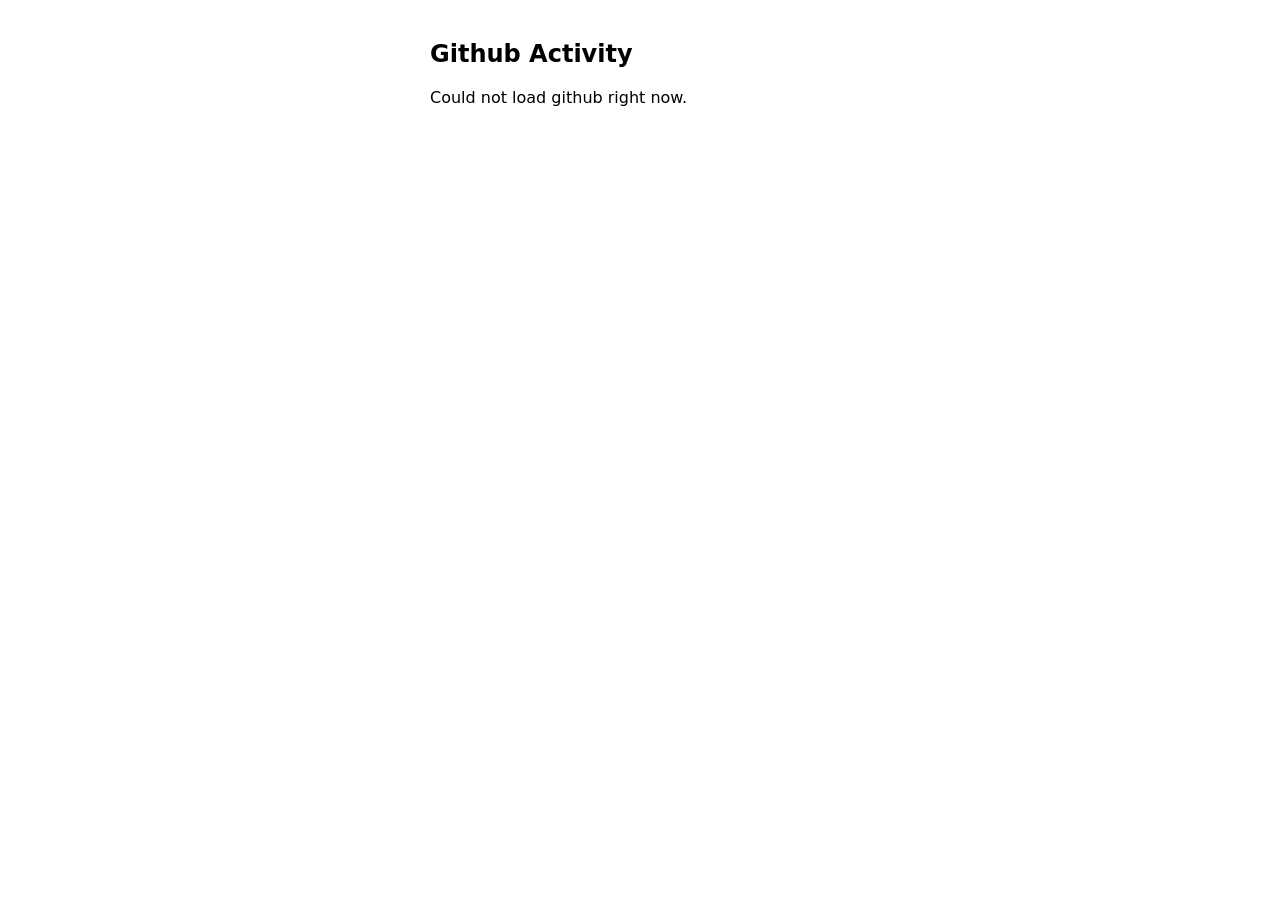
<file: API/index.html>
<!DOCTYPE html>
<html lang="en">

<head>
    <meta charset="UTF-8">
    <meta name="viewport" content="width=device-width, initial-scale=1.0">
    <title>GitHub Profile</title>
    <script src="app.js" defer></script>
    <link rel="stylesheet" href="styles.css"></link>
</head>

<body>
    <!-- <form id="profile-form" novalidate>
        <label for="userName">Enter GitHub username</label>
        <input id="userName" name="userName" type="text" autocomplete="off">
        <button type="submit">Submit</button>
        <span class="error-message" id="userName-error">Please enter a username.</span>
    </form>

    <p id="status"></p>
    <div id="profile"></div> -->


    <section id="github-activity">
        <h2>Github Activity</h2>
        <div id="githubCard">
            Loading Github Activity....
        </div>
    </section>












</body>

</html>
</file>
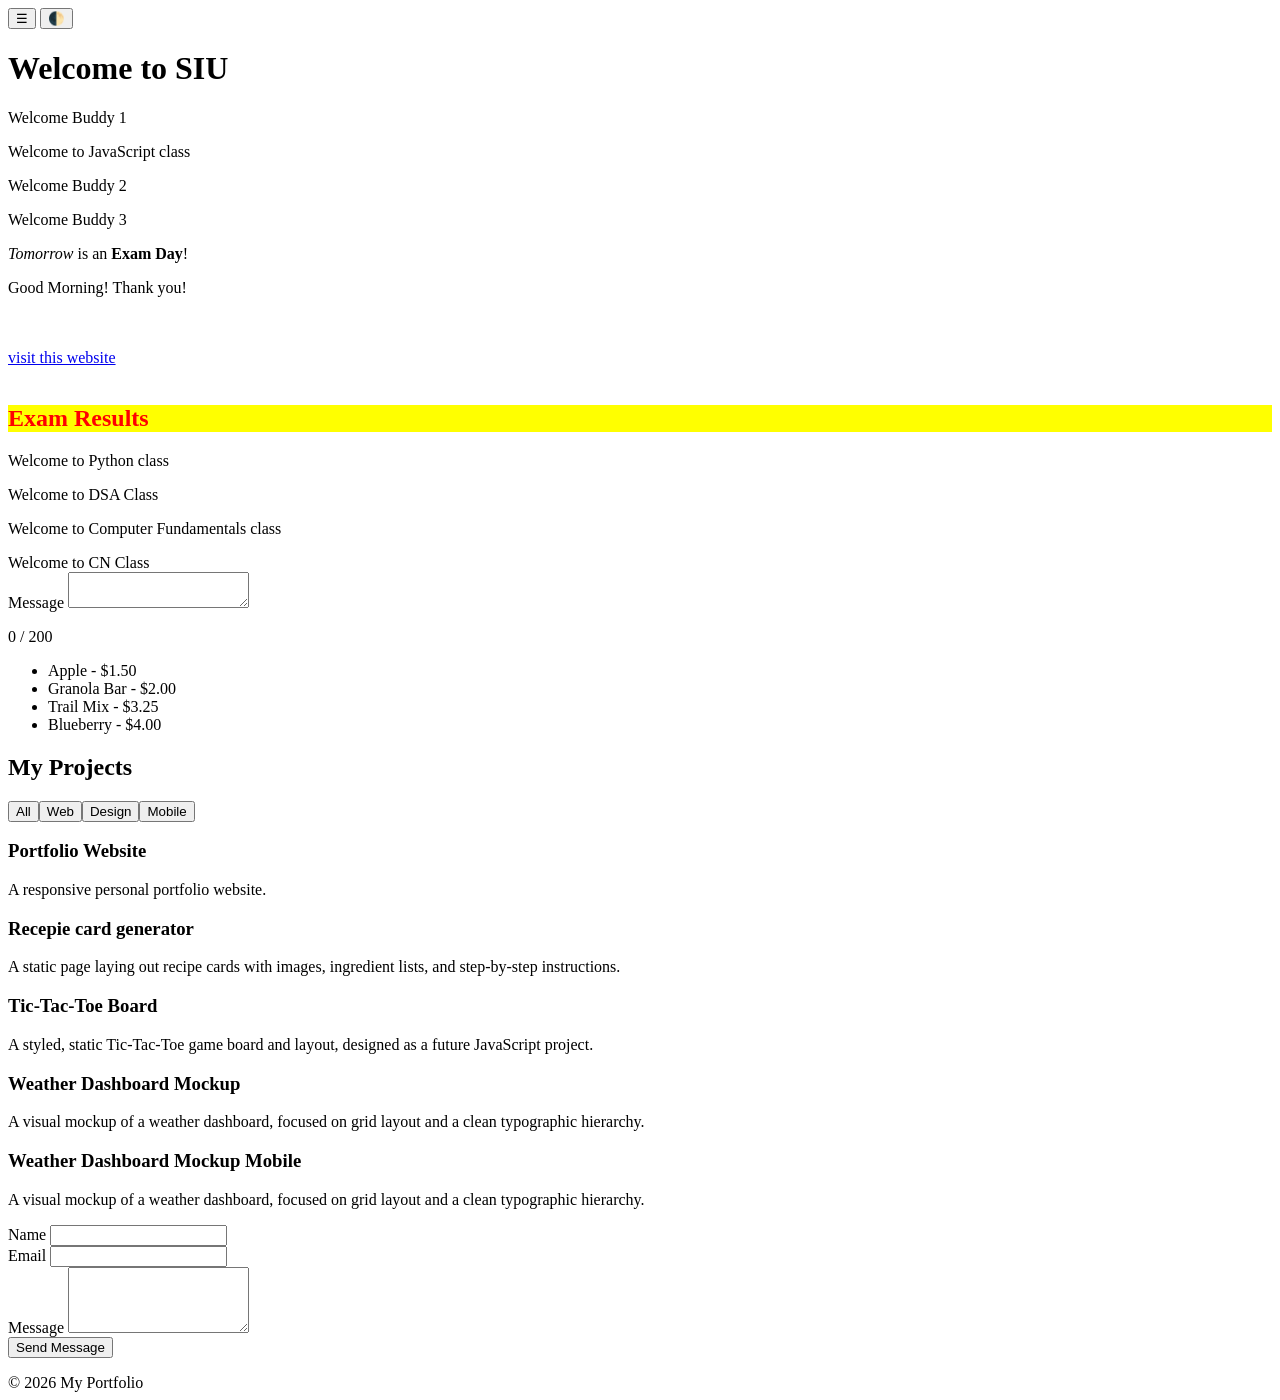
<file: dom-practise-1/index.html>
<!DOCTYPE html>
<html lang="en">

<head>
    <meta charset="UTF-8">
    <meta name="viewport" content="width=device-width, initial-scale=1.0">
    <title>Rishop Babu</title>
    <link rel="stylesheet" href="styles.css">
    <script src="app.js" defer></script>
</head>

<body>
    <button id="navToggle" aria-label="Toggle navigation menu">☰</button>
    <button id="darkAndLight" aria-label="Toggle light and dark mode">🌓</button>
    <nav class="siteNav">
        <a href="" target="_blank">Home</a>
        <a href="" target="_blank">About</a>
        <a href="" target="_blank">Projects</a>
        <a href="" target="_blank">Contact</a>
    </nav>
    <h1 id="title">College Website</h1>
    <p class="message">Welcome, students!</p>
    <p class="message">Welcome, students!</p>
    <p class="message">Welcome, students!</p>
    <p id="announcement"></p>
    <p id="greeting"></p>
    <br>
    <br>
    <a id="myLink" href="https://example.com" target="_blank">visit this website</a>
    <br>
    <br>
    <h2 id="result"> Exam Results </h2>

    <div id="box"></div>

    <label for="message">Message</label>
    <textarea id="message1" maxlength="200"></textarea>
    <p id="charCount">0 / 200</p>

    <ul id="snackList"></ul>


    <section class="projects-section">
        <h2>My Projects</h2>
        <div id="filterButton"></div>
        <div id="projectGrid"></div>
    </section>

    <form id="contact-form" novalidate>
        <div class="field">
            <label for="name">Name</label>
            <input type="text" id="name" name="name">
            <span class="error-message" id="name-error">Please enter your name.</span>
        </div>

        <div class="field">
            <label for="email">Email</label>
            <input type="email" id="email" name="email">
            <span class="error-message" id="email-error">Please enter a valid email.</span>
        </div>

        <div class="field">
            <label for="message">Message</label>
            <textarea id="message" name="message" rows="4"></textarea>
            <span class="error-message" id="message-error">Please enter a message.</span>
        </div>

        <button type="submit">Send Message</button>
        <p id="form-success" class="success-message"></p>
    </form>



    <footer>
        &copy; <span id="year">2022</span> My Portfolio
    </footer>
</body>

</html>
</file>
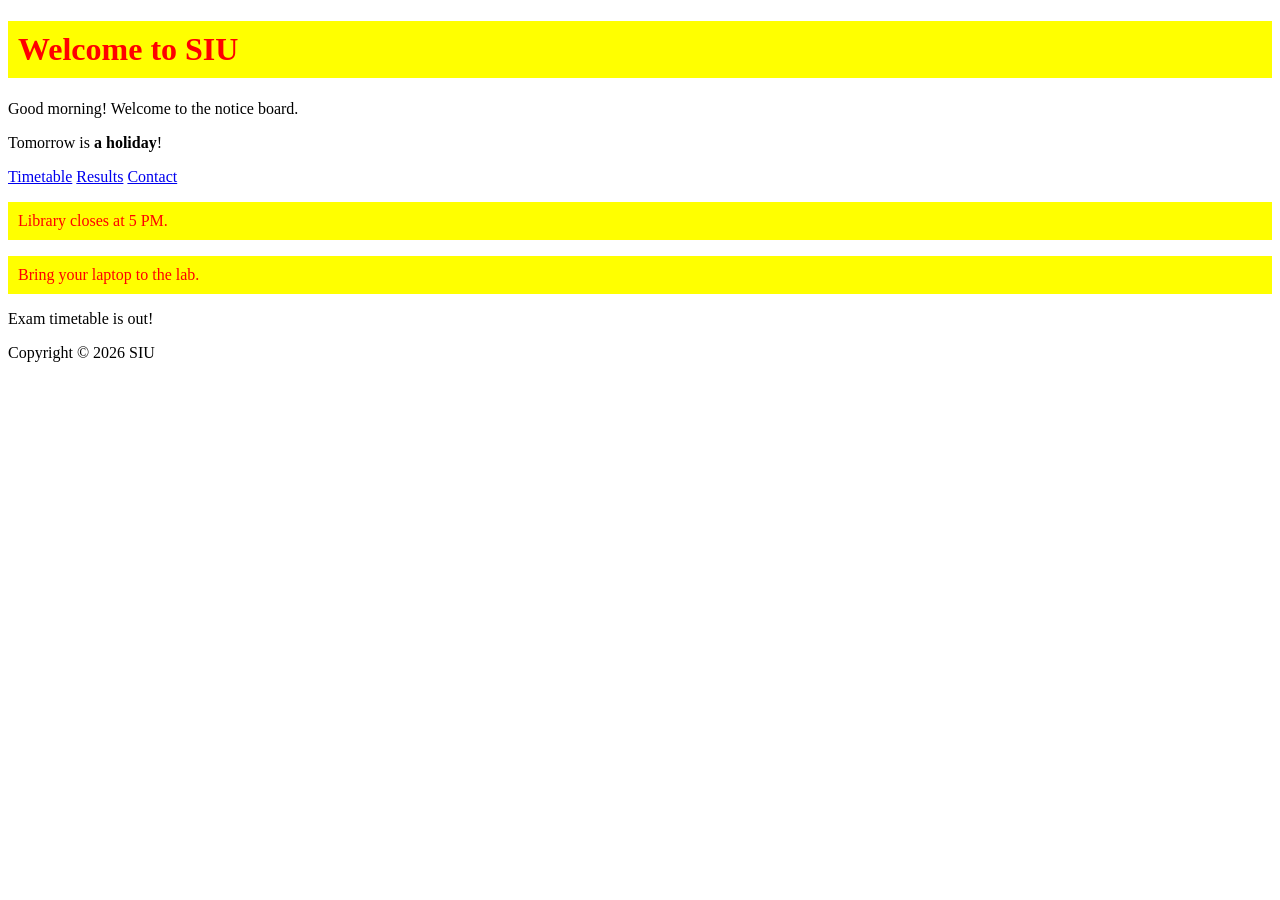
<file: dom-practise/index.html>
<!DOCTYPE html>
<html>
<head>
  <title>College Notice Board</title>
  <link rel="stylesheet" href="styles.css">
</head>
<body>
  <h1 id="title">Welcome to SIU</h1>
  <p id="greeting"></p>                       <!-- empty on purpose -->
  <p id="announcement"></p>                   <!-- empty on purpose -->

  <nav>
    <a id="myLink" href="#">Timetable</a>
    <a href="#">Results</a>
    <a href="#">Contact</a>
  </nav>

  <main>
    <p class="notice">Library closes at 5 PM.</p>
    <p class="notice">Bring your laptop to the lab.</p>
  </main>

  <footer>Copyright © <span id="year">2026</span> SIU</footer>

  <script src="app.js" defer></script>     <!-- just before </body> -->
</body>
</html>
</file>
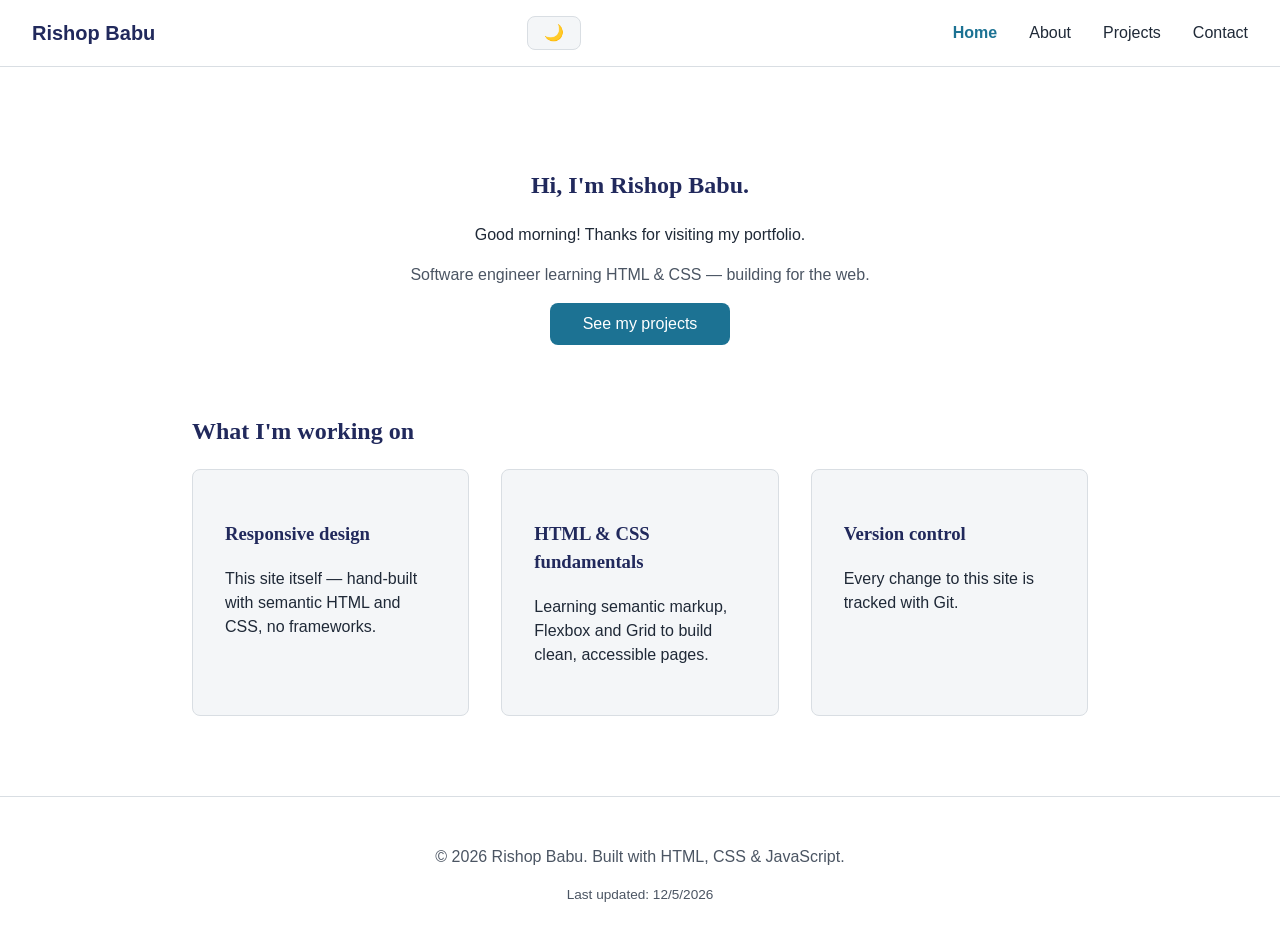
<file: my-portfolio/index.html>
<!DOCTYPE html>
<html lang="en">
<head>
  <meta charset="UTF-8" />
  <meta name="viewport" content="width=device-width, initial-scale=1.0" />
  <title>Rishop Babu | Portfolio</title>
  <link rel="stylesheet" href="css/style.css" />
  <script src="script.js" defer></script>
</head>
<body>
  <header class="site-header">
    <a href="index.html" class="site-header__brand">Rishop Babu</a>
    <div class="site-header__controls">
      <button class="site-header__theme-toggle" type="button" aria-pressed="false" aria-label="Switch to dark theme">🌙</button>
      <button class="site-header__nav-toggle" type="button" aria-expanded="false" aria-controls="primary-nav">
        Menu
      </button>
    </div>
    <nav class="site-header__nav" id="primary-nav">
      <ul class="site-header__nav-list">
        <li><a href="index.html" aria-current="page">Home</a></li>
        <li><a href="about.html">About</a></li>
        <li><a href="projects.html">Projects</a></li>
        <li><a href="contact.html">Contact</a></li>
      </ul>
    </nav>
  </header>

  <main id="main-content">
    <section class="hero">
      <h1>Hi, I'm Rishop Babu.</h1>
      <p id="greeting"></p>
      <p class="hero__tagline">Software engineer learning HTML &amp; CSS &mdash; building for the web.</p>
      <a href="projects.html" class="button button--primary">See my projects</a>
    </section>

    <section class="highlights">
      <h2>What I'm working on</h2>
      <div class="highlights__grid">
        <article class="card">
          <h3>Responsive design</h3>
          <p>This site itself &mdash; hand-built with semantic HTML and CSS, no frameworks.</p>
        </article>
        <article class="card">
          <h3>HTML &amp; CSS fundamentals</h3>
          <p>Learning semantic markup, Flexbox and Grid to build clean, accessible pages.</p>
        </article>
        <article class="card">
          <h3>Version control</h3>
          <p>Every change to this site is tracked with Git.</p>
        </article>
      </div>
    </section>
  </main>

  <footer class="site-footer">
    <p>&copy; <span id="current-year">2026</span> Rishop Babu. Built with HTML, CSS &amp; JavaScript.</p>
  </footer>
</body>
</html>
</file>
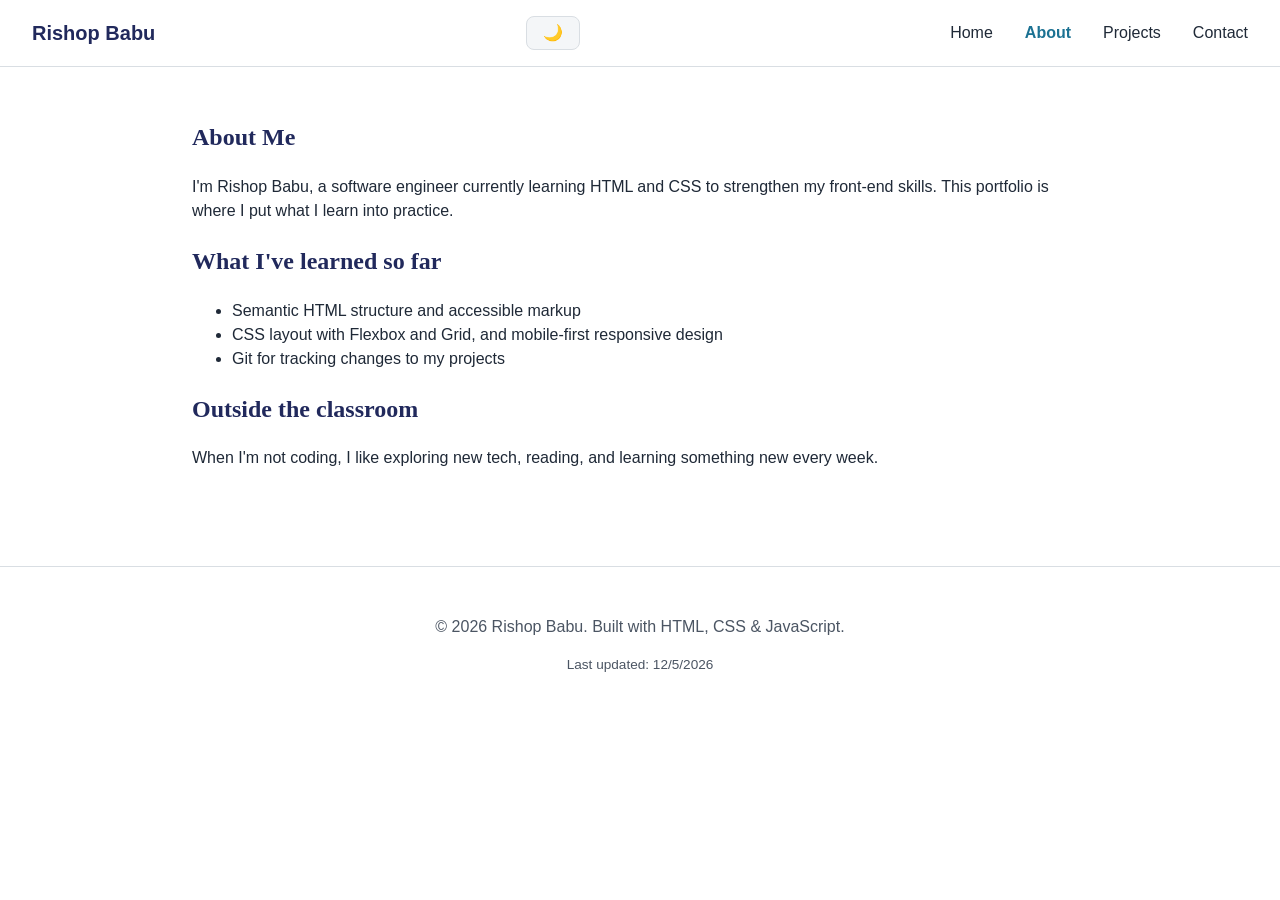
<file: my-portfolio/about.html>
<!DOCTYPE html>
<html lang="en">
<head>
  <meta charset="UTF-8" />
  <meta name="viewport" content="width=device-width, initial-scale=1.0" />
  <title>About | Rishop Babu</title>
  <link rel="stylesheet" href="css/style.css" />
</head>
<body>
  <header class="site-header">
    <a href="index.html" class="site-header__brand">Rishop Babu</a>
    <div class="site-header__controls">
      <button class="site-header__theme-toggle" type="button" aria-pressed="false" aria-label="Switch to dark theme">🌙</button>
      <button class="site-header__nav-toggle" type="button" aria-expanded="false" aria-controls="primary-nav">
        Menu
      </button>
    </div>
    <nav class="site-header__nav" id="primary-nav">
      <ul class="site-header__nav-list">
        <li><a href="index.html">Home</a></li>
        <li><a href="about.html" aria-current="page">About</a></li>
        <li><a href="projects.html">Projects</a></li>
        <li><a href="contact.html">Contact</a></li>
      </ul>
    </nav>
  </header>

  <main id="main-content">
    <section class="page-intro">
      <h1>About Me</h1>
      <p>
        I'm Rishop Babu, a software engineer currently learning HTML and CSS to
        strengthen my front-end skills. This portfolio is where I put what I learn into practice.
      </p>
    </section>

    <section class="about-details">
      <h2>What I've learned so far</h2>
      <ul class="about-details__list">
        <li>Semantic HTML structure and accessible markup</li>
        <li>CSS layout with Flexbox and Grid, and mobile-first responsive design</li>
        <li>Git for tracking changes to my projects</li>
      </ul>
    </section>

    <section class="about-interests">
      <h2>Outside the classroom</h2>
      <p>
        When I'm not coding, I like exploring new tech, reading, and learning something new every week.
      </p>
    </section>
  </main>

  <footer class="site-footer">
    <p>&copy; <span id="current-year">2026</span> Rishop Babu. Built with HTML, CSS &amp; JavaScript.</p>
  </footer>

  <script src="script.js" defer></script>
</body>
</html>
</file>
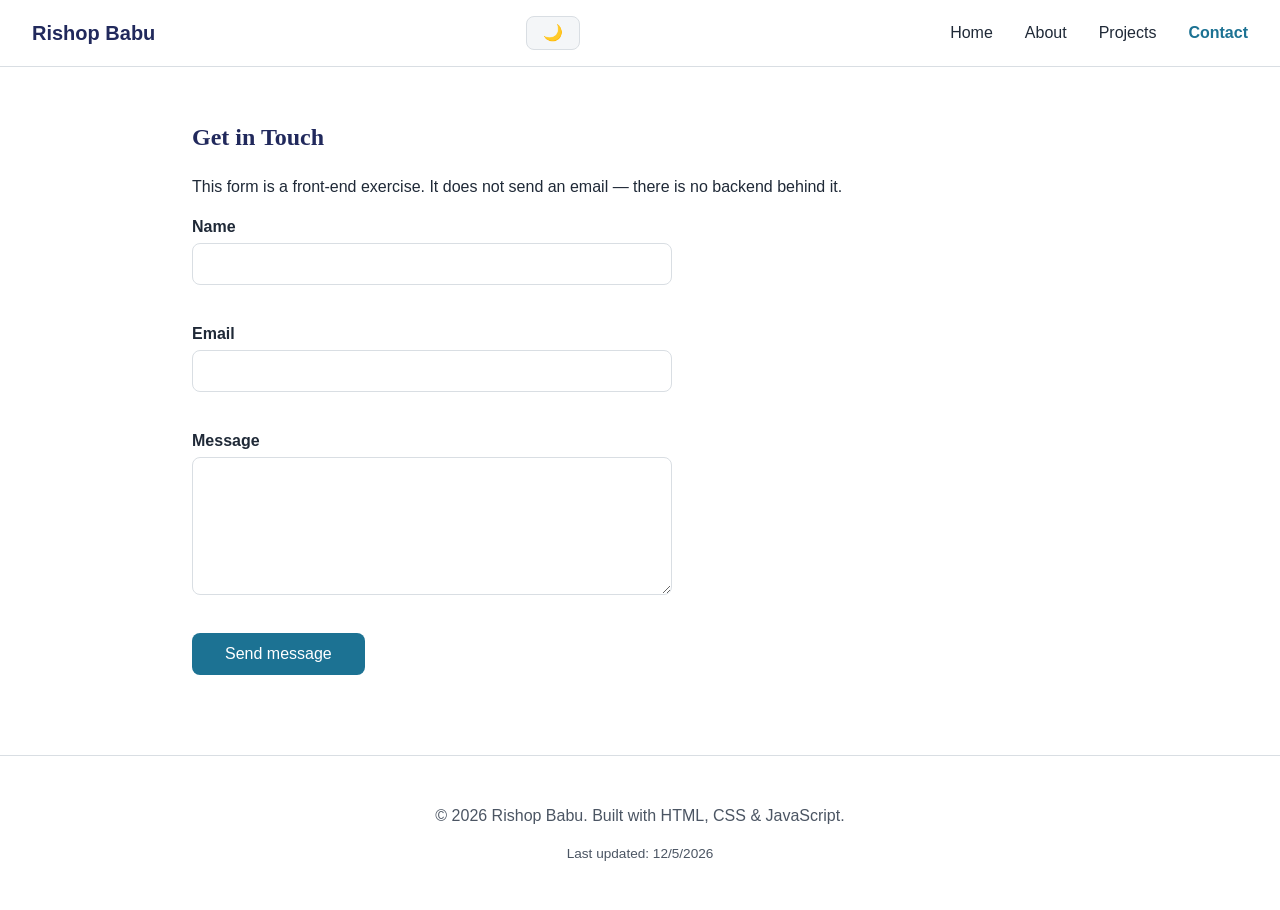
<file: my-portfolio/contact.html>
<!DOCTYPE html>
<html lang="en">
<head>
  <meta charset="UTF-8" />
  <meta name="viewport" content="width=device-width, initial-scale=1.0" />
  <title>Contact | Rishop Babu</title>
  <link rel="stylesheet" href="css/style.css" />
</head>
<body>
  <header class="site-header">
    <a href="index.html" class="site-header__brand">Rishop Babu</a>
    <div class="site-header__controls">
      <button class="site-header__theme-toggle" type="button" aria-pressed="false" aria-label="Switch to dark theme">🌙</button>
      <button class="site-header__nav-toggle" type="button" aria-expanded="false" aria-controls="primary-nav">
        Menu
      </button>
    </div>
    <nav class="site-header__nav" id="primary-nav">
      <ul class="site-header__nav-list">
        <li><a href="index.html">Home</a></li>
        <li><a href="about.html">About</a></li>
        <li><a href="projects.html">Projects</a></li>
        <li><a href="contact.html" aria-current="page">Contact</a></li>
      </ul>
    </nav>
  </header>

  <main id="main-content">
    <section class="page-intro">
      <h1>Get in Touch</h1>
      <p>
        This form is a front-end exercise. It does not send an email &mdash; there is no
        backend behind it.
      </p>
    </section>

    <section class="contact-form-section">
      <form id="contact-form" novalidate>
        <div class="form-field">
          <label for="contact-name">Name</label>
          <input type="text" id="contact-name" name="name" required />
          <p class="form-field__error" id="contact-name-error" aria-live="polite"></p>
        </div>

        <div class="form-field">
          <label for="contact-email">Email</label>
          <input type="email" id="contact-email" name="email" required />
          <p class="form-field__error" id="contact-email-error" aria-live="polite"></p>
        </div>

        <div class="form-field">
          <label for="contact-message">Message</label>
          <textarea id="contact-message" name="message" rows="5" required></textarea>
          <p class="form-field__error" id="contact-message-error" aria-live="polite"></p>
        </div>

        <button type="submit" class="button button--primary">Send message</button>
        <p class="form-success" id="contact-success" aria-live="polite" hidden>
          Thanks! Your message has been saved locally.
        </p>
      </form>
    </section>
  </main>

  <footer class="site-footer">
    <p>&copy; <span id="current-year">2026</span> Rishop Babu. Built with HTML, CSS &amp; JavaScript.</p>
  </footer>

  <script src="script.js" defer></script>
</body>
</html>
</file>
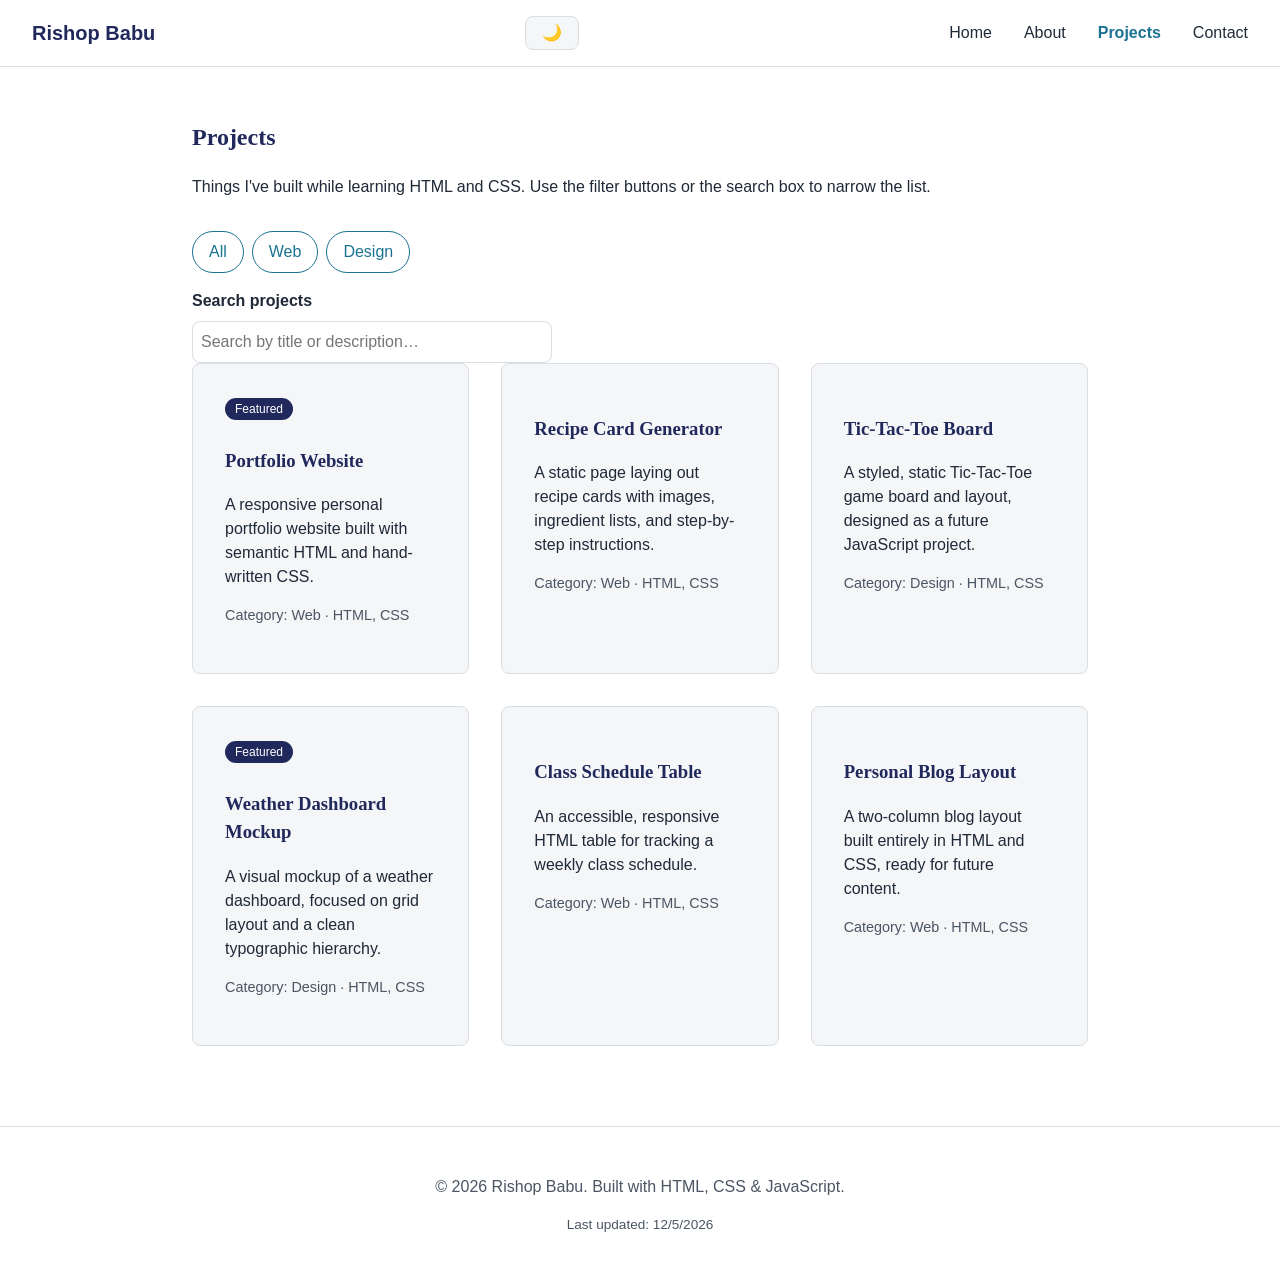
<file: my-portfolio/projects.html>
<!DOCTYPE html>
<html lang="en">
<head>
  <meta charset="UTF-8" />
  <meta name="viewport" content="width=device-width, initial-scale=1.0" />
  <title>Projects | Rishop Babu</title>
  <link rel="stylesheet" href="css/style.css" />
</head>
<body>
  <header class="site-header">
    <a href="index.html" class="site-header__brand">Rishop Babu</a>
    <div class="site-header__controls">
      <button class="site-header__theme-toggle" type="button" aria-pressed="false" aria-label="Switch to dark theme">🌙</button>
      <button class="site-header__nav-toggle" type="button" aria-expanded="false" aria-controls="primary-nav">
        Menu
      </button>
    </div>
    <nav class="site-header__nav" id="primary-nav">
      <ul class="site-header__nav-list">
        <li><a href="index.html">Home</a></li>
        <li><a href="about.html">About</a></li>
        <li><a href="projects.html" aria-current="page">Projects</a></li>
        <li><a href="contact.html">Contact</a></li>
      </ul>
    </nav>
  </header>

  <main id="main-content">
    <section class="page-intro">
      <h1>Projects</h1>
      <p>
        Things I've built while learning HTML and CSS. Use the filter buttons or the search box to narrow the list.
      </p>
    </section>

    <section class="projects-controls">
      <div class="projects-filter-bar" id="filter-buttons">
        <!-- Rendered by script.js: one button per category found in projects-data.js, plus "All". -->
      </div>
      <div class="projects-search">
        <label for="project-search">Search projects</label>
        <input type="text" id="project-search" placeholder="Search by title or description&hellip;" />
      </div>
    </section>

    <section class="projects-dynamic-mount" id="project-list">
      <!-- Rendered by script.js from projects-data.js. -->
    </section>
  </main>

  <footer class="site-footer">
    <p>&copy; <span id="current-year">2026</span> Rishop Babu. Built with HTML, CSS &amp; JavaScript.</p>
  </footer>

  <script src="projects-data.js" defer></script>
  <script src="script.js" defer></script>
</body>
</html>
</file>
<file: API/styles.css>
body {
  font-family: system-ui, sans-serif;
  max-width: 420px;
  margin: 40px auto;
  padding: 0 16px;
}

.error-message {
  display: none;
  color: #c0392b;
  font-size: 14px;
}

.error-message.show {
  display: block;
}

#status {
  color: #555;
}

.card {
  border: 1px solid #ddd;
  border-radius: 12px;
  padding: 20px;
  text-align: center;
  margin-top: 20px;
}

.card img {
  width: 96px;
  height: 96px;
  border-radius: 50%;
}

.card h2 {
  margin: 12px 0 2px;
}

.card .login {
  color: #666;
  margin: 0 0 8px;
}

.card .meta {
  color: #444;
  font-size: 14px;
  margin: 4px 0;
}

.stats {
  display: flex;
  justify-content: space-around;
  margin: 16px 0;
}

.stats strong {
  display: block;
  font-size: 18px;
}

.card a {
  color: #0969da;
  text-decoration: none;
}

.github-card {
  display: flex;
  align-items: center;
  gap: 1rem;
}

.github-avatar {
  width: 50px;
  height: 50px;
  border-radius: 50%;
}
</file>
<file: dom-practise-1/styles.css>
.highlight {
    background-color: yellow;
    color: red;
    padding: 10;
}

.clicked-demo {
    background: rgb(11, 237, 49);
    color: red;
}

.siteNav {
    display: none;
}

.nav-open {
    display: flex;
    flex-direction: column;
}

.darkMode {
    background-color: #1a1a1a;
    color: #f0f0f0;
}

.darkMode a {
    color: #8ab48a;
}

.project-card {
    display: flexbox;
    flex-direction: column;
    align-items: flex-start;
    justify-content: space-between;
}

.error-message {
    display: none;
    color: #c0392b;
    font-size: 14px;
}

.error-message.show {
    display: block;
}

.success-message {
    color: #1e8449;
}
</file>
<file: dom-practise/styles.css>
.highlight { 
    background: yellow; 
    color: red; 
    padding: 10px; 
}
</file>
<file: my-portfolio/css/style.css>
/* ==========================================================================
   Jordan Blake — Portfolio
   Baseline stylesheet carried over from Course 1 (HTML & CSS).
   Do not restructure this file in the JavaScript course — only add to it
   where a module explicitly asks you to (e.g. Module 6 theme switcher).
   ========================================================================== */

:root {
  --color-bg: #ffffff;
  --color-surface: #f4f6f8;
  --color-text: #1f2937;
  --color-text-muted: #4b5563;
  --color-primary: #1c7293;
  --color-primary-dark: #14506a;
  --color-accent: #21295c;
  --color-border: #d9dee3;
  --font-body: Arial, Helvetica, sans-serif;
  --font-heading: Georgia, "Times New Roman", serif;
  --space-sm: 0.5rem;
  --space-md: 1rem;
  --space-lg: 2rem;
  --space-xl: 3rem;
  --radius: 8px;
}

/* Optional dark theme, wired up interactively in Module 6 */
:root[data-theme="dark"] {
  --color-bg: #14181f;
  --color-surface: #1d232c;
  --color-text: #e5e7eb;
  --color-text-muted: #9ca3af;
  --color-border: #2b3340;
}

* {
  box-sizing: border-box;
}

body {
  margin: 0;
  font-family: var(--font-body);
  color: var(--color-text);
  background-color: var(--color-bg);
  line-height: 1.5;
}

h1, h2, h3 {
  font-family: var(--font-heading);
  color: var(--color-accent);
}

a {
  color: var(--color-primary);
}

a:focus-visible,
button:focus-visible,
input:focus-visible,
textarea:focus-visible {
  outline: 3px solid var(--color-primary);
  outline-offset: 2px;
}

/* ---------- Site header / nav ---------- */

.site-header {
  display: flex;
  align-items: center;
  justify-content: space-between;
  padding: var(--space-md) var(--space-lg);
  border-bottom: 1px solid var(--color-border);
}

.site-header__brand {
  font-weight: bold;
  text-decoration: none;
  font-size: 1.25rem;
  color: var(--color-accent);
}

.site-header__nav-toggle {
  display: inline-block;
  background: var(--color-surface);
  border: 1px solid var(--color-border);
  border-radius: var(--radius);
  padding: var(--space-sm) var(--space-md);
  font: inherit;
  cursor: pointer;
}

.site-header__nav-list {
  list-style: none;
  display: none;
  gap: var(--space-lg);
  margin: 0;
  padding: 0;
}

.site-header__nav-list li a {
  text-decoration: none;
  color: var(--color-text);
}

.site-header__nav-list li a[aria-current="page"] {
  color: var(--color-primary);
  font-weight: bold;
}

/* Module 6 toggles this class on/off via JavaScript to show/hide the menu
   on small screens. Until Module 6, the full list is always shown on
   desktop widths via the media query below. */
.site-header__nav--open .site-header__nav-list {
  display: flex;
  flex-direction: column;
}

@media (min-width: 640px) {
  .site-header__nav-toggle {
    display: none;
  }
  .site-header__nav-list {
    display: flex;
    flex-direction: row;
  }
}

/* ---------- Layout / sections ---------- */

main {
  max-width: 960px;
  margin: 0 auto;
  padding: var(--space-lg);
}

.hero {
  text-align: center;
  padding: var(--space-xl) var(--space-md);
}

.hero__tagline {
  color: var(--color-text-muted);
}

.highlights__grid,
.projects-static-grid,
.projects-dynamic-mount {
  display: grid;
  grid-template-columns: 1fr;
  gap: var(--space-lg);
}

@media (min-width: 640px) {
  .highlights__grid,
  .projects-static-grid,
  .projects-dynamic-mount {
    grid-template-columns: repeat(3, 1fr);
  }
}

.card {
  background-color: var(--color-surface);
  border: 1px solid var(--color-border);
  border-radius: var(--radius);
  padding: var(--space-lg);
}

.card__meta {
  color: var(--color-text-muted);
  font-size: 0.9rem;
}

.button {
  display: inline-block;
  padding: var(--space-sm) var(--space-lg);
  border-radius: var(--radius);
  text-decoration: none;
  font: inherit;
  cursor: pointer;
  border: 1px solid transparent;
}

.button--primary {
  background-color: var(--color-primary);
  color: #ffffff;
}

.button--primary:hover {
  background-color: var(--color-primary-dark);
}

/* ---------- Module 5 (Exercise 3): classList utility ---------- */

.highlight {
  color: #2a6df4;
  font-weight: bold;
}

/* ---------- Forms (Module 8) ---------- */

.form-field {
  margin-bottom: var(--space-md);
  display: flex;
  flex-direction: column;
  gap: 0.25rem;
  max-width: 480px;
}

.form-field label {
  font-weight: bold;
}

.form-field input,
.form-field textarea {
  padding: var(--space-sm);
  border: 1px solid var(--color-border);
  border-radius: var(--radius);
  font: inherit;
}

.form-field__error {
  color: #b91c1c;
  font-size: 0.9rem;
  min-height: 1.2em;
  margin: 0;
}

.form-success {
  color: #166534;
  font-weight: bold;
}

/* ---------- Footer ---------- */

.site-footer {
  text-align: center;
  padding: var(--space-lg);
  color: var(--color-text-muted);
  border-top: 1px solid var(--color-border);
  margin-top: var(--space-xl);
}

/* Module 5 (Exercise 5): the "Last updated" note script.js appends here */
.site-footer__note {
  font-size: 0.85rem;
  margin-top: var(--space-sm);
}

/* ---------- Module 6: header controls (theme toggle + nav toggle) ---------- */

.site-header__controls {
  display: flex;
  align-items: center;
  gap: var(--space-sm);
}

.site-header__theme-toggle {
  display: inline-flex;
  align-items: center;
  justify-content: center;
  background: var(--color-surface);
  border: 1px solid var(--color-border);
  border-radius: var(--radius);
  padding: var(--space-sm) var(--space-md);
  font: inherit;
  line-height: 1;
  cursor: pointer;
}


/* ---------- Module 7: data-driven projects page ---------- */

.projects-controls {
  margin-top: var(--space-lg);
  display: flex;
  flex-direction: column;
  gap: var(--space-md);
}

.projects-filter-bar {
  display: flex;
  flex-wrap: wrap;
  gap: var(--space-sm);
}

.filter-btn {
  padding: var(--space-sm) var(--space-md);
  border: 1px solid var(--color-primary);
  background: transparent;
  color: var(--color-primary);
  border-radius: 999px;
  font: inherit;
  cursor: pointer;
}

.filter-btn:hover,
.filter-btn--active {
  background-color: var(--color-primary);
  color: #ffffff;
}

.projects-search label {
  display: block;
  font-weight: bold;
  margin-bottom: var(--space-sm);
}

.projects-search input {
  width: 100%;
  max-width: 360px;
  padding: var(--space-sm);
  border: 1px solid var(--color-border);
  border-radius: var(--radius);
  font: inherit;
}

.project-card {
  position: relative;
}

.project-card__badge {
  display: inline-block;
  background-color: var(--color-accent);
  color: #ffffff;
  font-size: 0.75rem;
  padding: 2px 10px;
  border-radius: 12px;
  margin-bottom: var(--space-sm);
}

.projects-empty {
  color: var(--color-text-muted);
  padding: var(--space-lg) 0;
}
</file>
